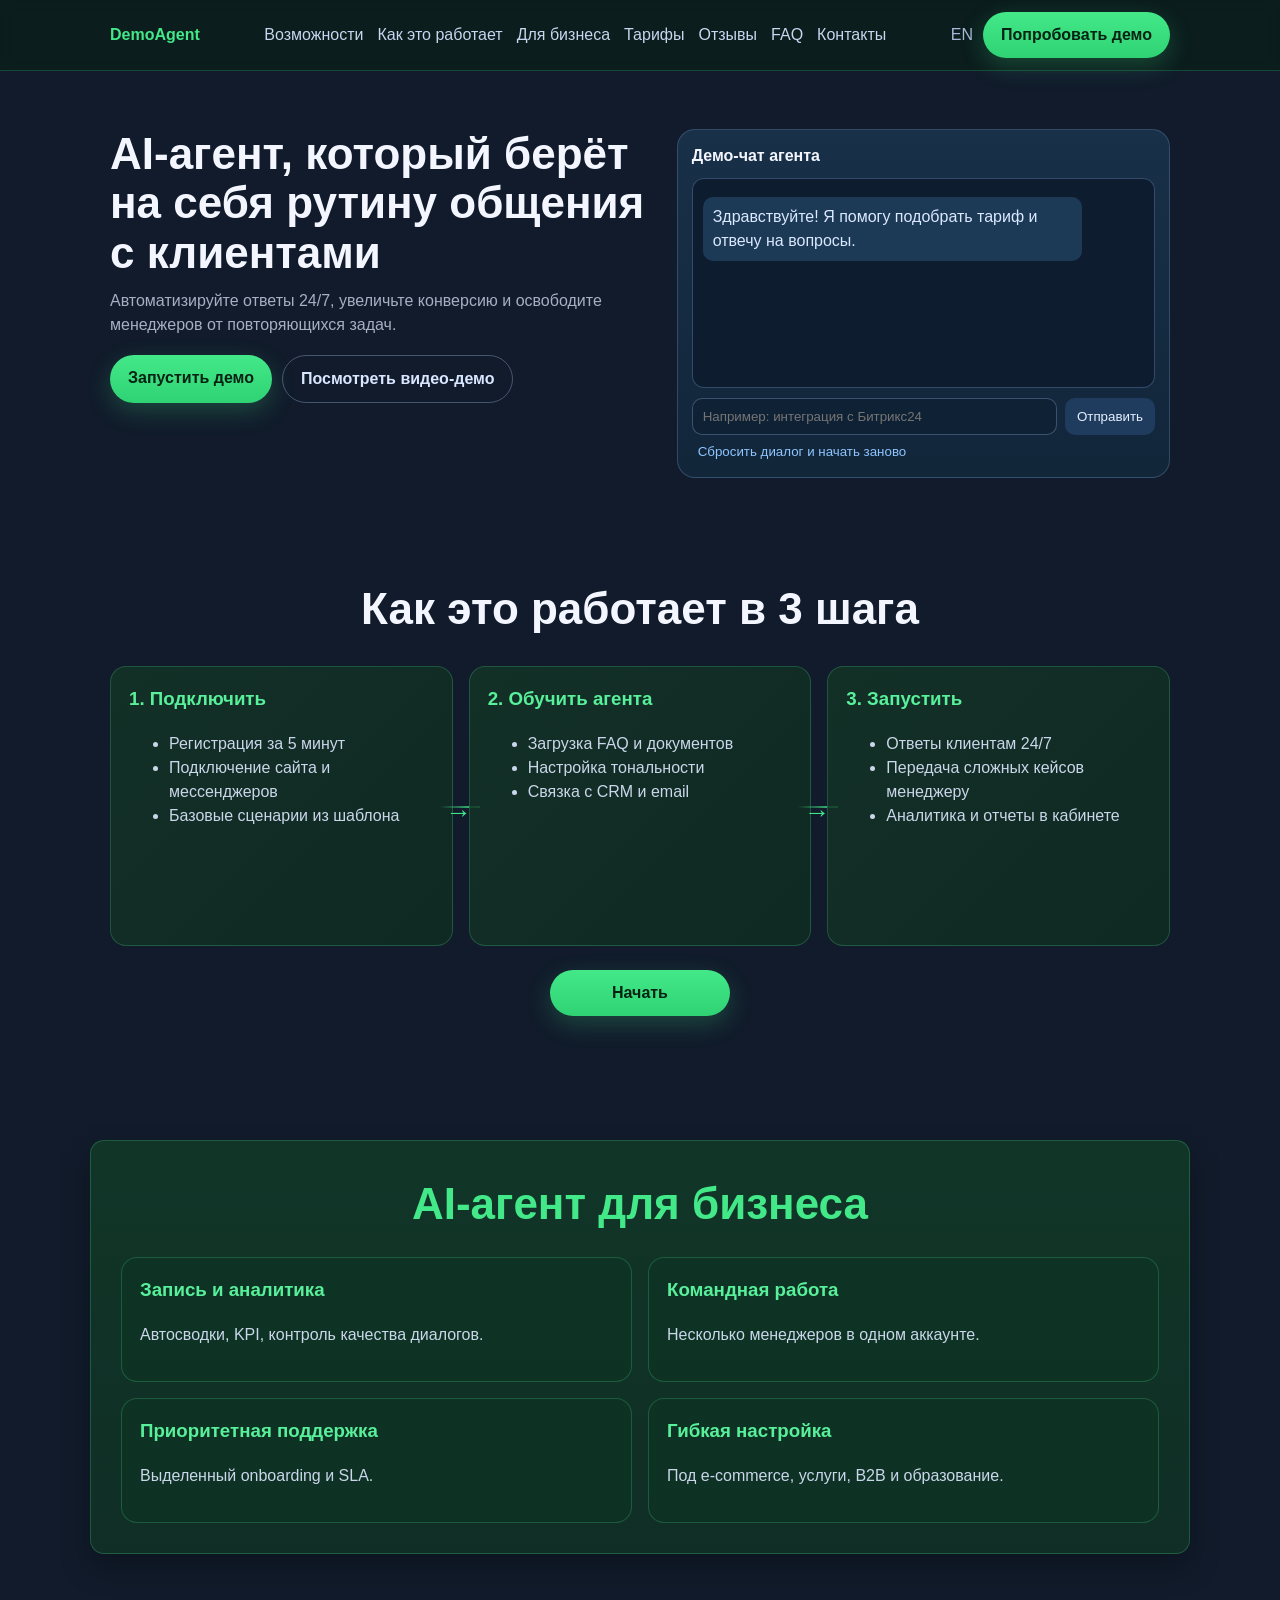
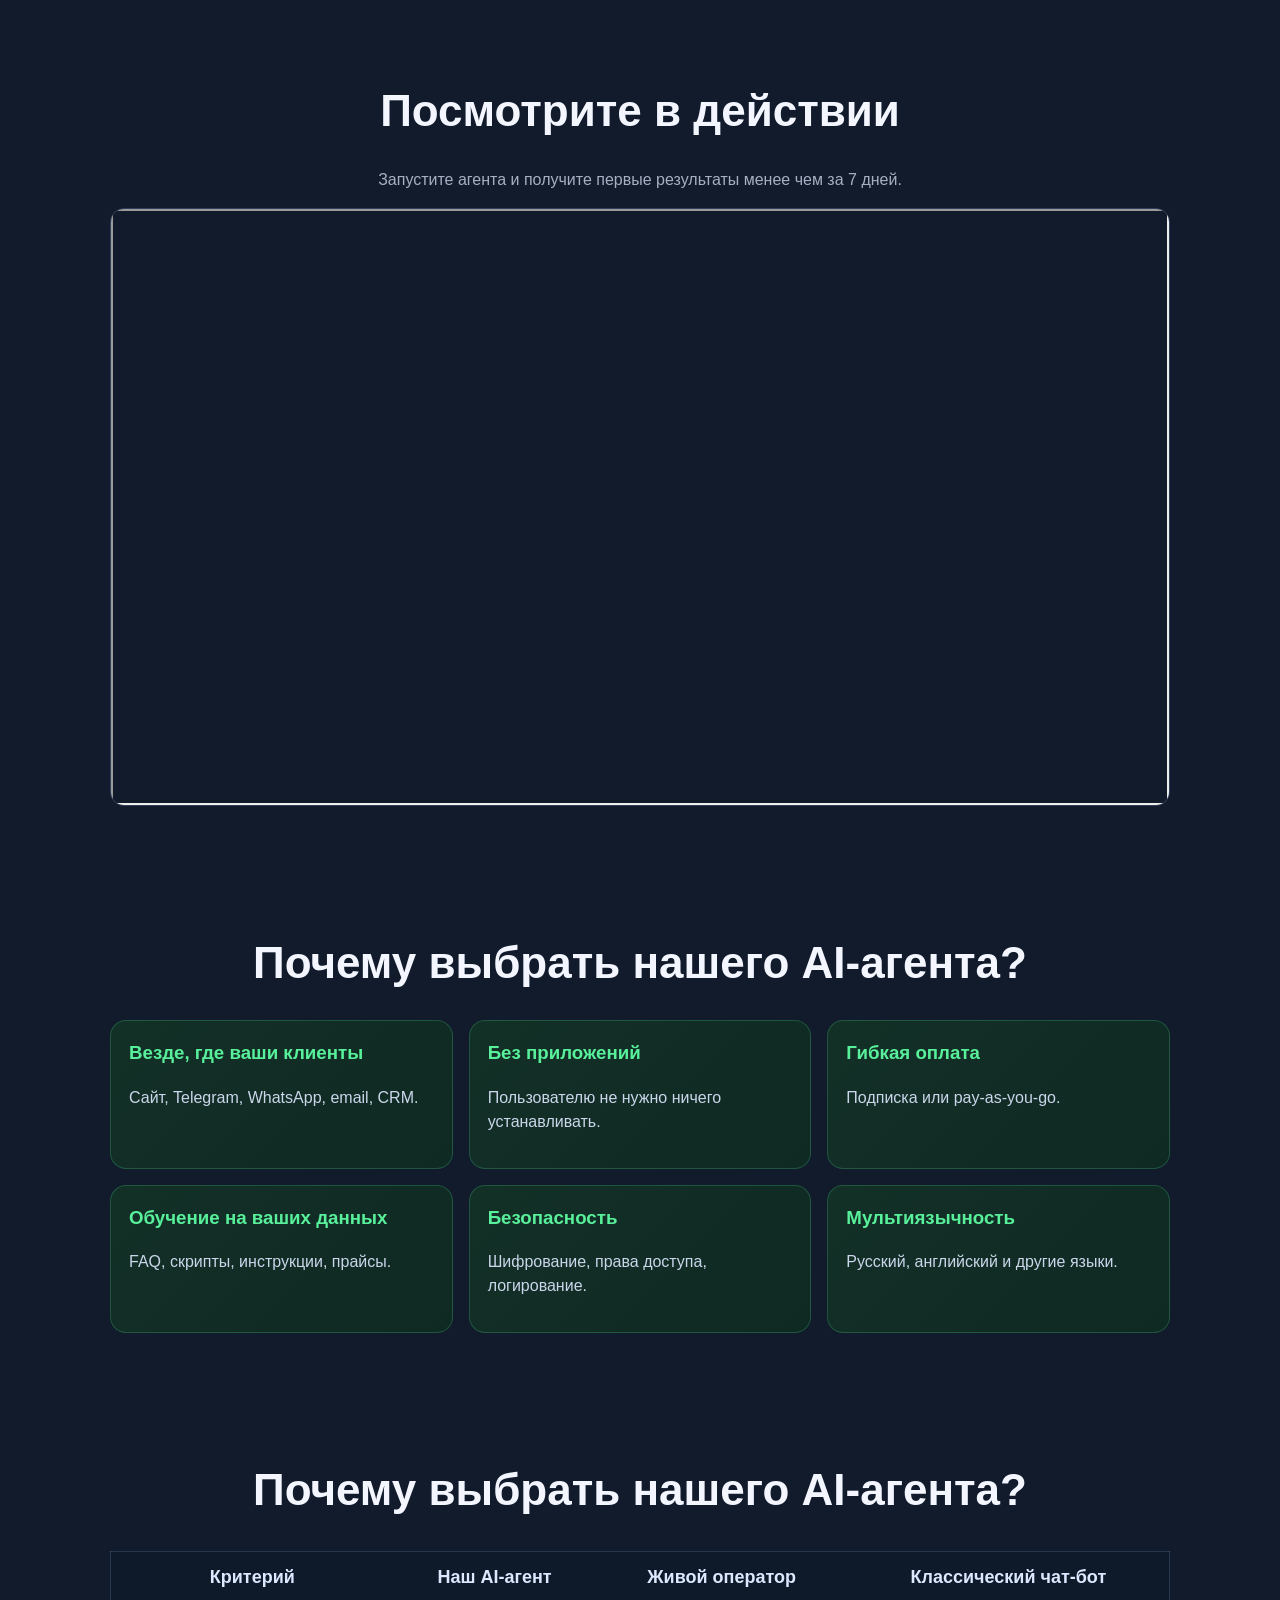
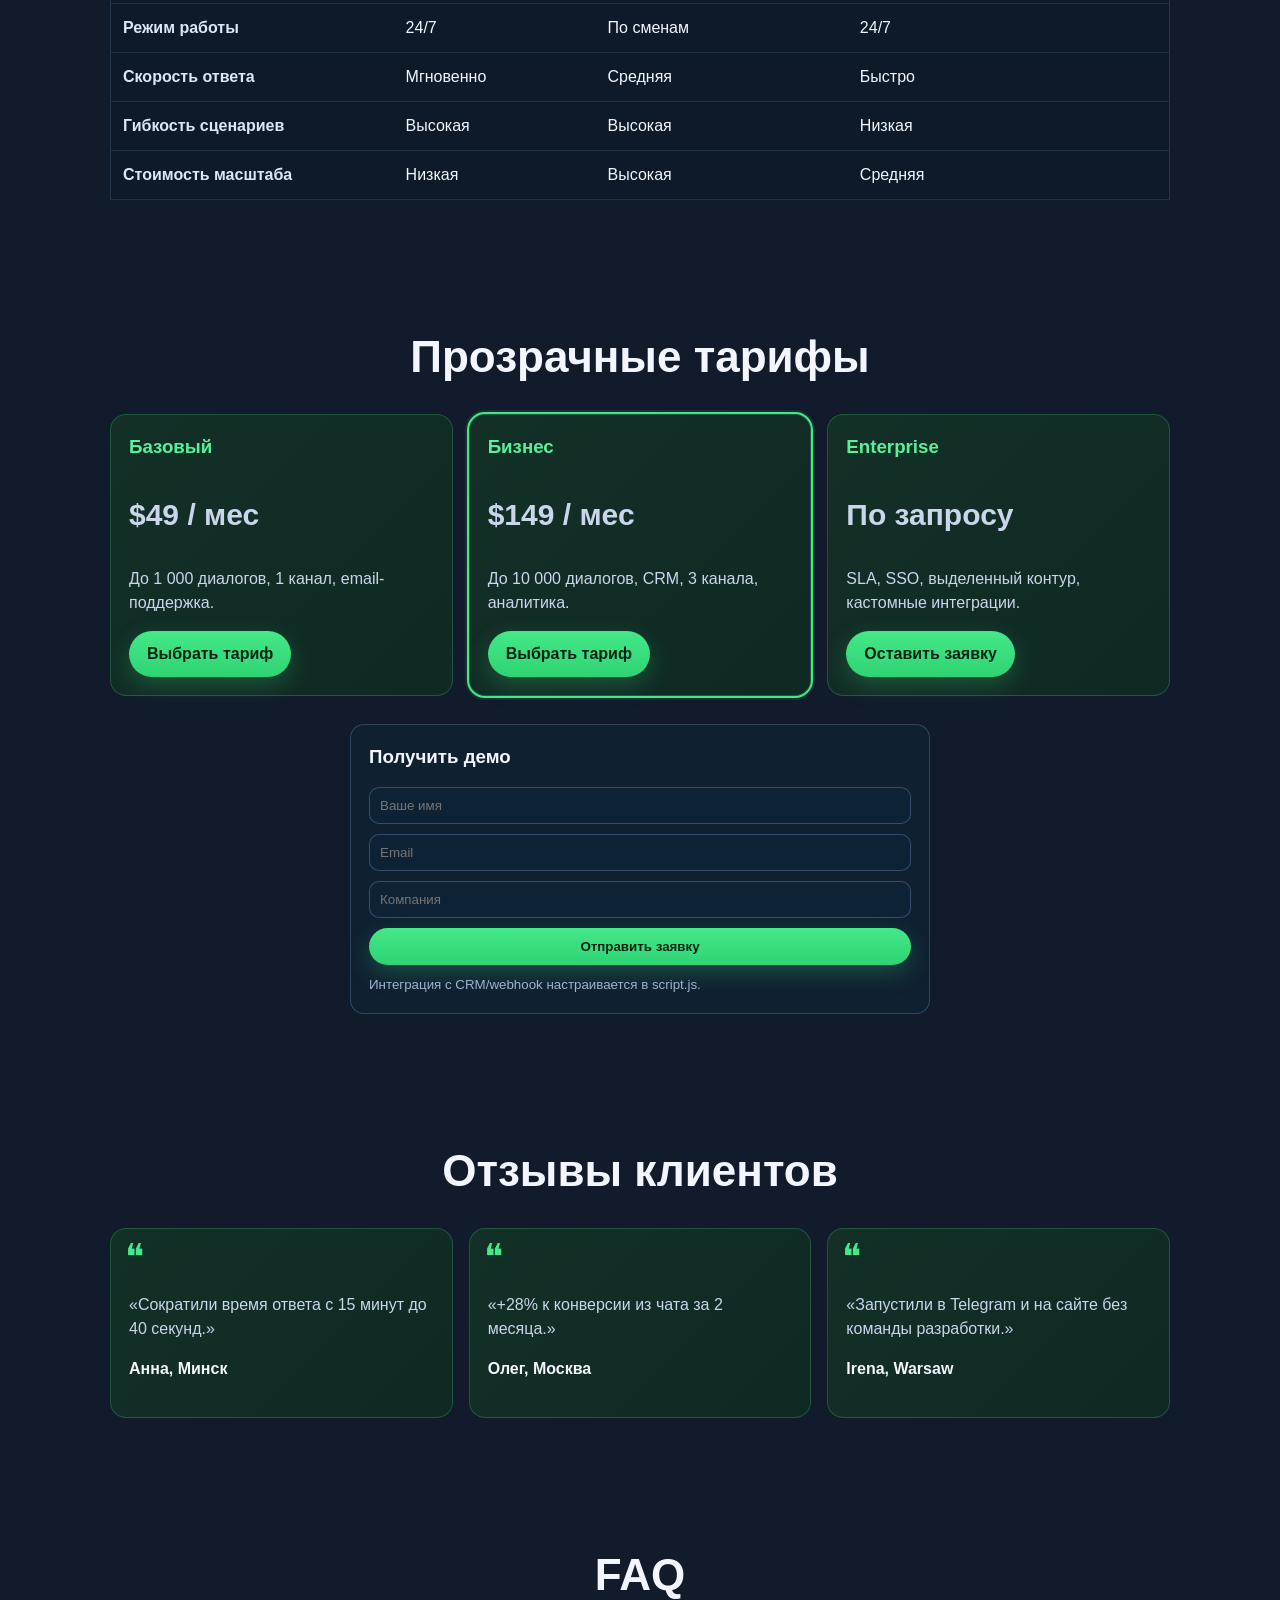
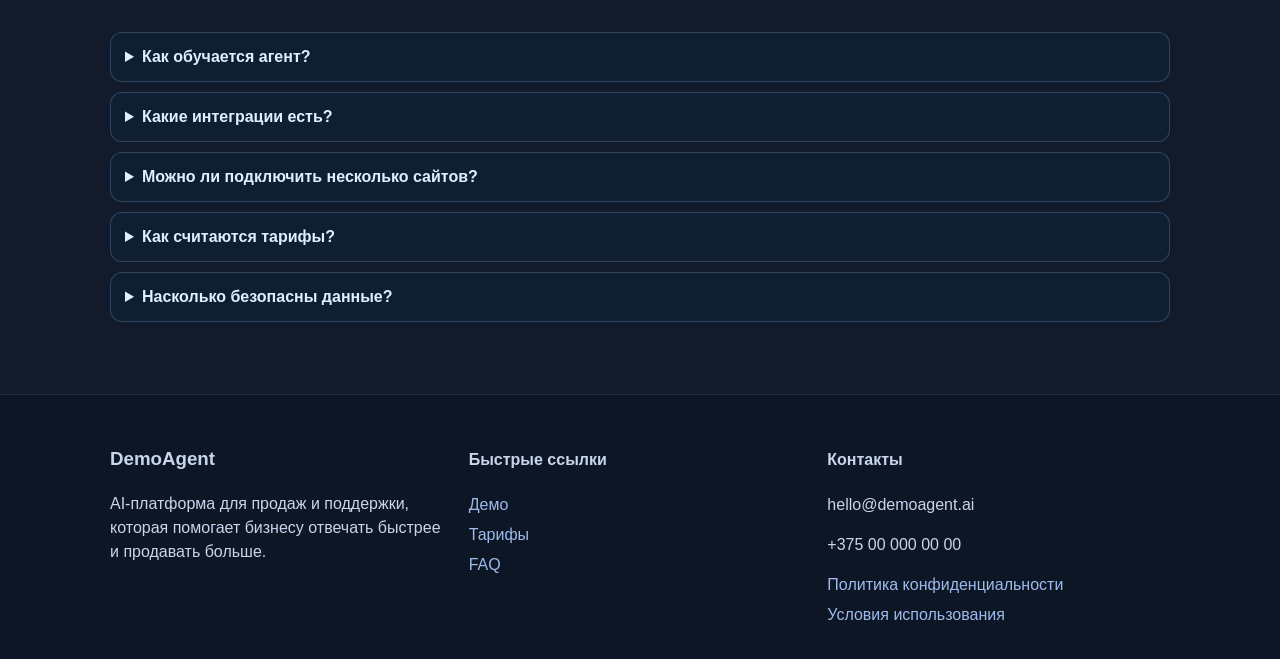
<file: index.html>
<!doctype html>
<html lang="ru">
<head>
  <meta charset="UTF-8" />
  <meta name="viewport" content="width=device-width, initial-scale=1.0" />
  <title>AI-агент для продаж и поддержки | DemoAgent</title>
  <meta name="description" content="DemoAgent автоматизирует ответы клиентам 24/7, интегрируется с CRM и мессенджерами, повышает конверсию и снижает нагрузку команды." />
  <link rel="canonical" href="https://example.com/" />
  <link rel="alternate" hreflang="ru" href="https://example.com/" />
  <link rel="alternate" hreflang="en" href="https://example.com/en/" />
  <link rel="stylesheet" href="styles.css" />
  <script defer src="script.js"></script>
  <script type="application/ld+json">
    {
      "@context": "https://schema.org",
      "@type": "Product",
      "name": "DemoAgent",
      "description": "AI-агент для продаж и поддержки",
      "brand": {"@type": "Brand", "name": "DemoAgent"},
      "offers": {
        "@type": "AggregateOffer",
        "lowPrice": "49",
        "highPrice": "499",
        "priceCurrency": "USD"
      }
    }
  </script>
  <script type="application/ld+json">
    {
      "@context": "https://schema.org",
      "@type": "FAQPage",
      "mainEntity": [
        {"@type": "Question", "name": "Как обучается агент?", "acceptedAnswer": {"@type": "Answer", "text": "Вы загружаете FAQ, документы и скрипты продаж, после чего агент проходит настройку тональности и сценариев."}},
        {"@type": "Question", "name": "Какие интеграции есть?", "acceptedAnswer": {"@type": "Answer", "text": "CRM, Google Sheets, email, WhatsApp и Telegram через API и webhooks."}},
        {"@type": "Question", "name": "Насколько безопасны данные?", "acceptedAnswer": {"@type": "Answer", "text": "Данные передаются по защищенному каналу, хранятся с разграничением доступов и журналируются."}}
      ]
    }
  </script>
</head>
<body class="theme-dark">
  <header class="header">
    <div class="container nav">
      <div class="logo">DemoAgent</div>
      <nav>
        <a href="#features">Возможности</a>
        <a href="#steps">Как это работает</a>
        <a href="#business">Для бизнеса</a>
        <a href="#pricing">Тарифы</a>
        <a href="#testimonials">Отзывы</a>
        <a href="#faq">FAQ</a>
        <a href="#contacts">Контакты</a>
      </nav>
      <div class="actions">
        <a class="lang" href="/en/">EN</a>
        <a class="btn" href="#lead-form">Попробовать демо</a>
      </div>
    </div>
  </header>

  <main>
    <section class="hero container">
      <div>
        <h1>AI-агент, который берёт на себя рутину общения с клиентами</h1>
        <p>Автоматизируйте ответы 24/7, увеличьте конверсию и освободите менеджеров от повторяющихся задач.</p>
        <div class="cta-row">
          <a class="btn" href="#lead-form">Запустить демо</a>
          <a class="btn btn-light" href="#video">Посмотреть видео-демо</a>
        </div>
      </div>
      <div class="chat-demo" aria-label="Демо чат">
        <div class="chat-header">Демо-чат агента</div>
        <div id="chat-messages" class="chat-messages">
          <div class="msg agent">Здравствуйте! Я помогу подобрать тариф и отвечу на вопросы.</div>
        </div>
        <form id="chat-form" class="chat-form">
          <input id="chat-input" type="text" placeholder="Например: интеграция с Битрикс24" />
          <button type="submit">Отправить</button>
        </form>
        <button id="chat-reset" class="link-btn" type="button">Сбросить диалог и начать заново</button>
      </div>
    </section>

    <section id="steps" class="section section-steps">
      <div class="container">
        <h2>Как это работает в 3 шага</h2>
        <div class="grid-3 steps-grid">
          <article class="card step-card"><h3>1. Подключить</h3><ul><li>Регистрация за 5 минут</li><li>Подключение сайта и мессенджеров</li><li>Базовые сценарии из шаблона</li></ul></article>
          <article class="card step-card"><h3>2. Обучить агента</h3><ul><li>Загрузка FAQ и документов</li><li>Настройка тональности</li><li>Связка с CRM и email</li></ul></article>
          <article class="card step-card"><h3>3. Запустить</h3><ul><li>Ответы клиентам 24/7</li><li>Передача сложных кейсов менеджеру</li><li>Аналитика и отчеты в кабинете</li></ul></article>
        </div>
        <div class="center-cta"><a class="btn btn-acid" href="#lead-form">Начать</a></div>
      </div>
    </section>

    <section id="business" class="section">
      <div class="container business-shell">
      <h2>AI-агент для бизнеса</h2>
        <div class="grid-4">
          <article class="card"><h3>Запись и аналитика</h3><p>Автосводки, KPI, контроль качества диалогов.</p></article>
          <article class="card"><h3>Командная работа</h3><p>Несколько менеджеров в одном аккаунте.</p></article>
          <article class="card"><h3>Приоритетная поддержка</h3><p>Выделенный onboarding и SLA.</p></article>
          <article class="card"><h3>Гибкая настройка</h3><p>Под e-commerce, услуги, B2B и образование.</p></article>
        </div>
      </div>
    </section>

    <section id="video" class="section section-alt">
      <div class="container">
        <h2>Посмотрите в действии</h2>
        <p>Запустите агента и получите первые результаты менее чем за 7 дней.</p>
        <div class="video-wrap">
          <iframe loading="lazy" src="https://www.youtube.com/embed/dQw4w9WgXcQ" title="Видео демо" allowfullscreen></iframe>
        </div>
      </div>
    </section>

    <section id="features" class="section">
      <div class="container">
        <h2>Почему выбрать нашего AI-агента?</h2>
        <div class="grid-3">
          <article class="card"><h3>Везде, где ваши клиенты</h3><p>Сайт, Telegram, WhatsApp, email, CRM.</p></article>
          <article class="card"><h3>Без приложений</h3><p>Пользователю не нужно ничего устанавливать.</p></article>
          <article class="card"><h3>Гибкая оплата</h3><p>Подписка или pay-as-you-go.</p></article>
          <article class="card"><h3>Обучение на ваших данных</h3><p>FAQ, скрипты, инструкции, прайсы.</p></article>
          <article class="card"><h3>Безопасность</h3><p>Шифрование, права доступа, логирование.</p></article>
          <article class="card"><h3>Мультиязычность</h3><p>Русский, английский и другие языки.</p></article>
        </div>
      </div>
    </section>

    <section class="section section-compare">
      <div class="container">
        <h2>Почему выбрать нашего AI-агента?</h2>
        <div class="table-wrap">
          <table>
            <thead><tr><th>Критерий</th><th>Наш AI-агент</th><th>Живой оператор</th><th>Классический чат-бот</th></tr></thead>
            <tbody>
              <tr><td>Режим работы</td><td>24/7</td><td>По сменам</td><td>24/7</td></tr>
              <tr><td>Скорость ответа</td><td>Мгновенно</td><td>Средняя</td><td>Быстро</td></tr>
              <tr><td>Гибкость сценариев</td><td>Высокая</td><td>Высокая</td><td>Низкая</td></tr>
              <tr><td>Стоимость масштаба</td><td>Низкая</td><td>Высокая</td><td>Средняя</td></tr>
            </tbody>
          </table>
        </div>
      </div>
    </section>

    <section id="pricing" class="section">
      <div class="container">
        <h2>Прозрачные тарифы</h2>
        <div class="grid-3">
          <article class="card"><h3>Базовый</h3><p class="price">$49 / мес</p><p>До 1 000 диалогов, 1 канал, email-поддержка.</p><a class="btn" href="#lead-form">Выбрать тариф</a></article>
          <article class="card featured"><h3>Бизнес</h3><p class="price">$149 / мес</p><p>До 10 000 диалогов, CRM, 3 канала, аналитика.</p><a class="btn" href="#lead-form">Выбрать тариф</a></article>
          <article class="card"><h3>Enterprise</h3><p class="price">По запросу</p><p>SLA, SSO, выделенный контур, кастомные интеграции.</p><a class="btn" href="#lead-form">Оставить заявку</a></article>
        </div>
        <form id="lead-form" class="lead-form">
          <h3>Получить демо</h3>
          <input required name="name" placeholder="Ваше имя" />
          <input required type="email" name="email" placeholder="Email" />
          <input name="company" placeholder="Компания" />
          <button class="btn" type="submit">Отправить заявку</button>
          <small>Интеграция с CRM/webhook настраивается в script.js.</small>
        </form>
      </div>
    </section>

    <section id="testimonials" class="section section-testimonials">
      <div class="container">
        <h2>Отзывы клиентов</h2>
        <div class="grid-3">
          <article class="card"><p>«Сократили время ответа с 15 минут до 40 секунд.»</p><strong>Анна, Минск</strong></article>
          <article class="card"><p>«+28% к конверсии из чата за 2 месяца.»</p><strong>Олег, Москва</strong></article>
          <article class="card"><p>«Запустили в Telegram и на сайте без команды разработки.»</p><strong>Irena, Warsaw</strong></article>
        </div>
      </div>
    </section>

    <section id="faq" class="section">
      <div class="container">
        <h2>FAQ</h2>
        <details><summary>Как обучается агент?</summary><p>На вашей базе знаний: FAQ, документы, скрипты и история обращений.</p></details>
        <details><summary>Какие интеграции есть?</summary><p>CRM, почта, Google Sheets, Telegram, WhatsApp, webhooks.</p></details>
        <details><summary>Можно ли подключить несколько сайтов?</summary><p>Да, в тарифах Бизнес и Enterprise.</p></details>
        <details><summary>Как считаются тарифы?</summary><p>По количеству диалогов и подключенных каналов.</p></details>
        <details><summary>Насколько безопасны данные?</summary><p>Используются шифрование, аудит доступа и разграничение ролей.</p></details>
      </div>
    </section>
  </main>

  <footer id="contacts" class="footer">
    <div class="container grid-3">
      <div><h3>DemoAgent</h3><p>AI-платформа для продаж и поддержки, которая помогает бизнесу отвечать быстрее и продавать больше.</p></div>
      <div><h4>Быстрые ссылки</h4><a href="#lead-form">Демо</a><a href="#pricing">Тарифы</a><a href="#faq">FAQ</a></div>
      <div><h4>Контакты</h4><p>hello@demoagent.ai</p><p>+375 00 000 00 00</p><a href="#">Политика конфиденциальности</a><a href="#">Условия использования</a></div>
    </div>
  </footer>
</body>
</html>
</file>
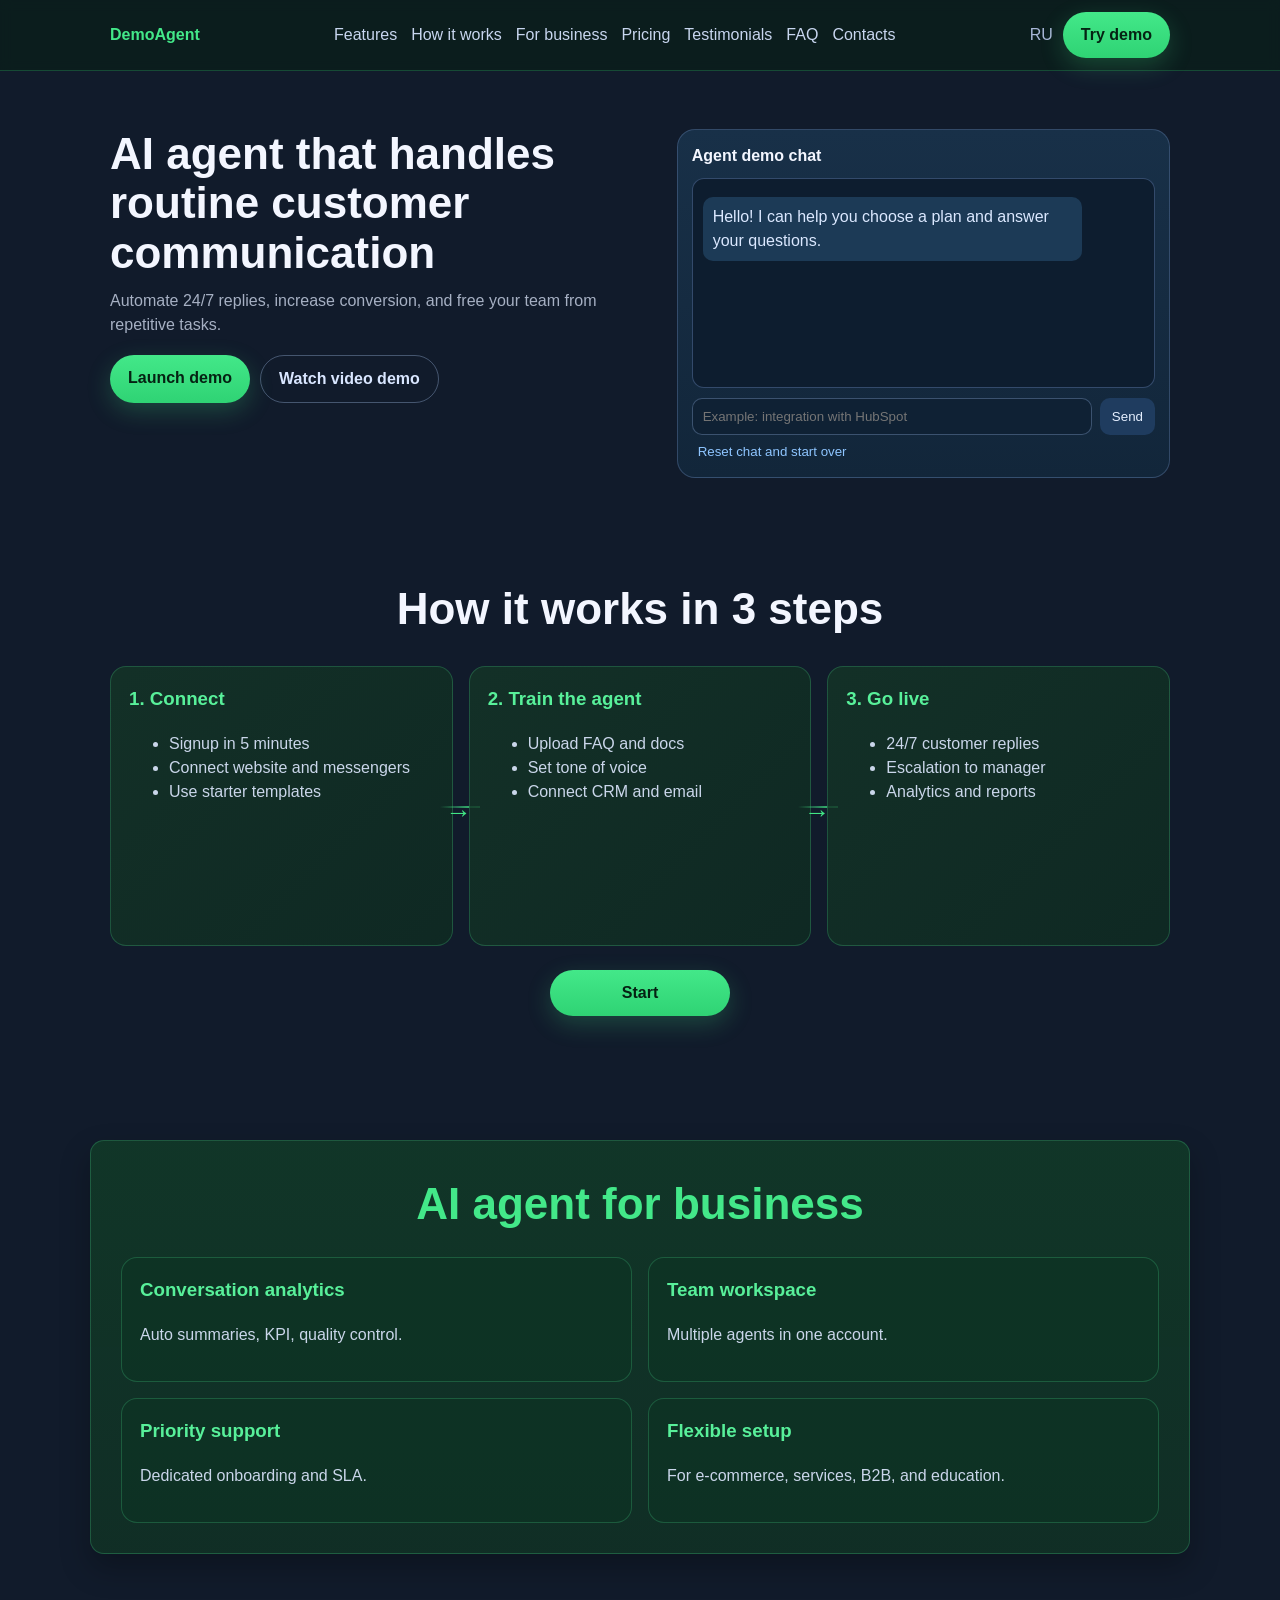
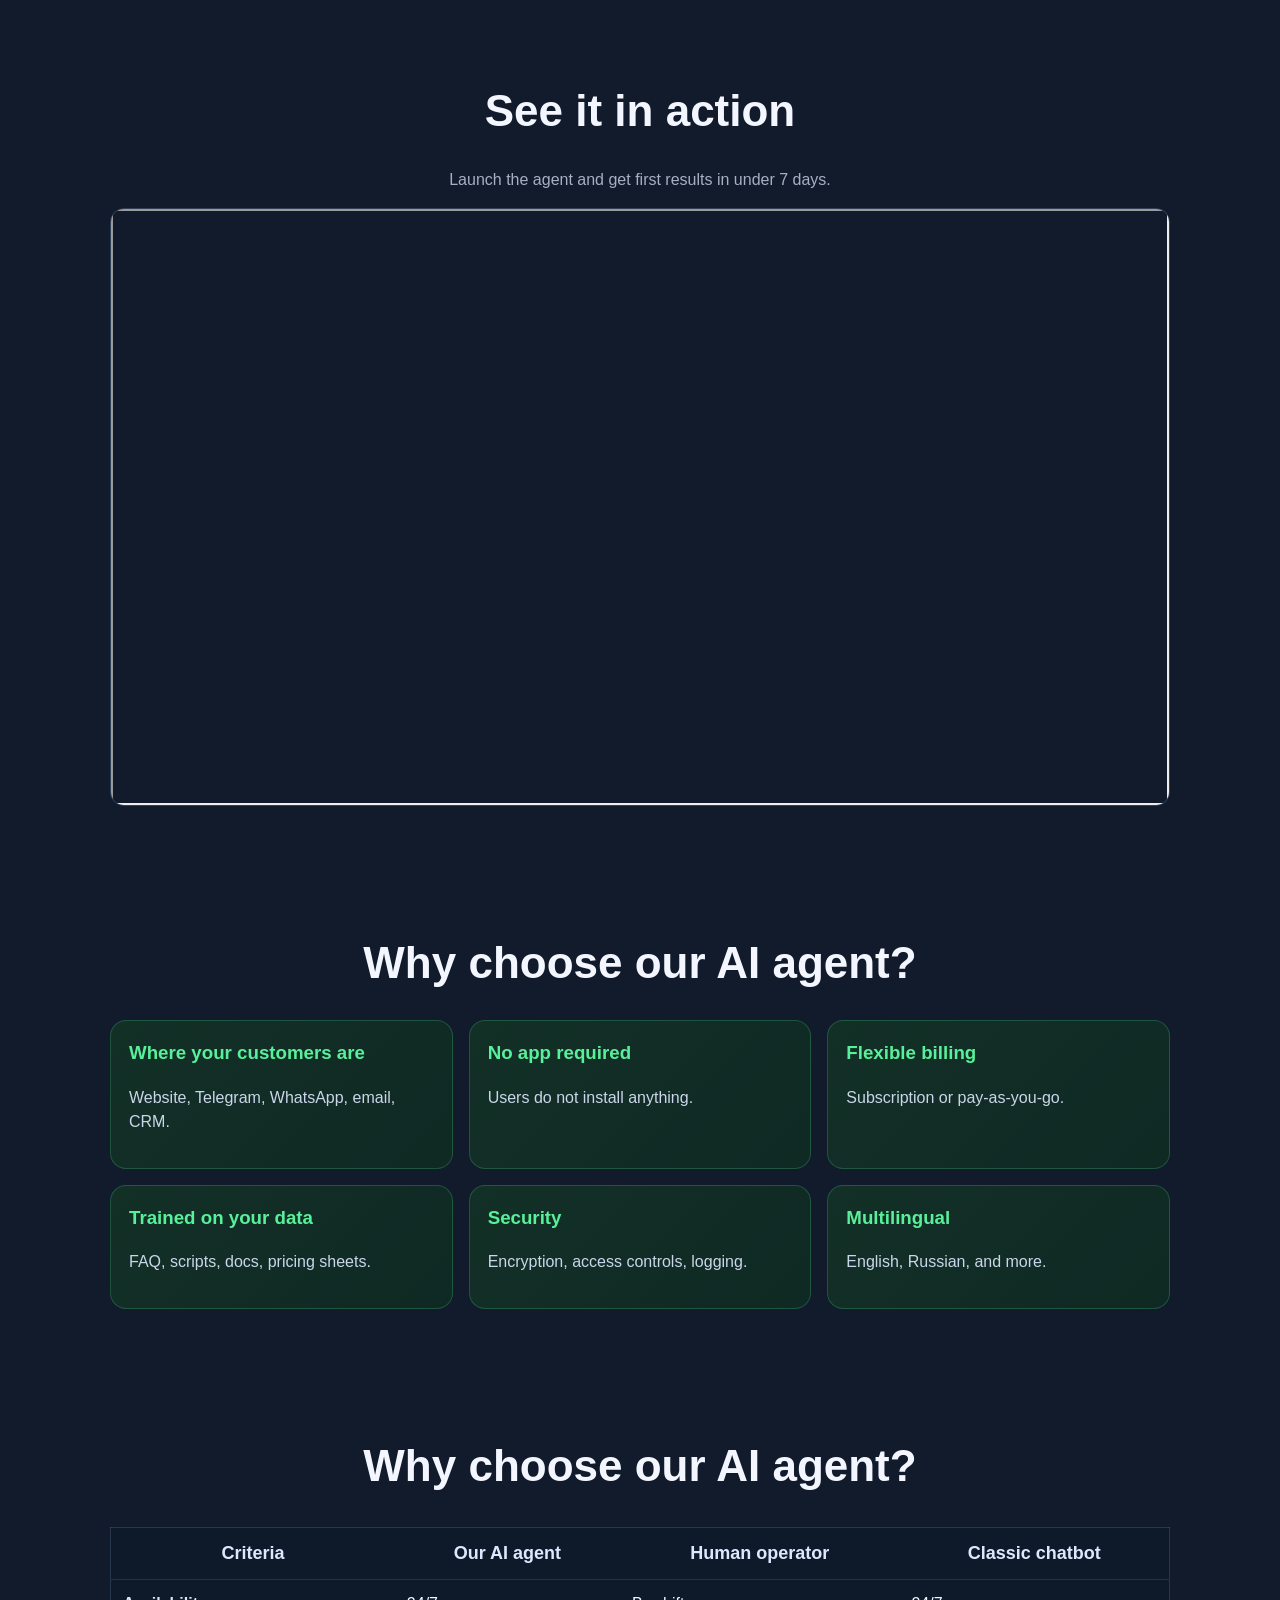
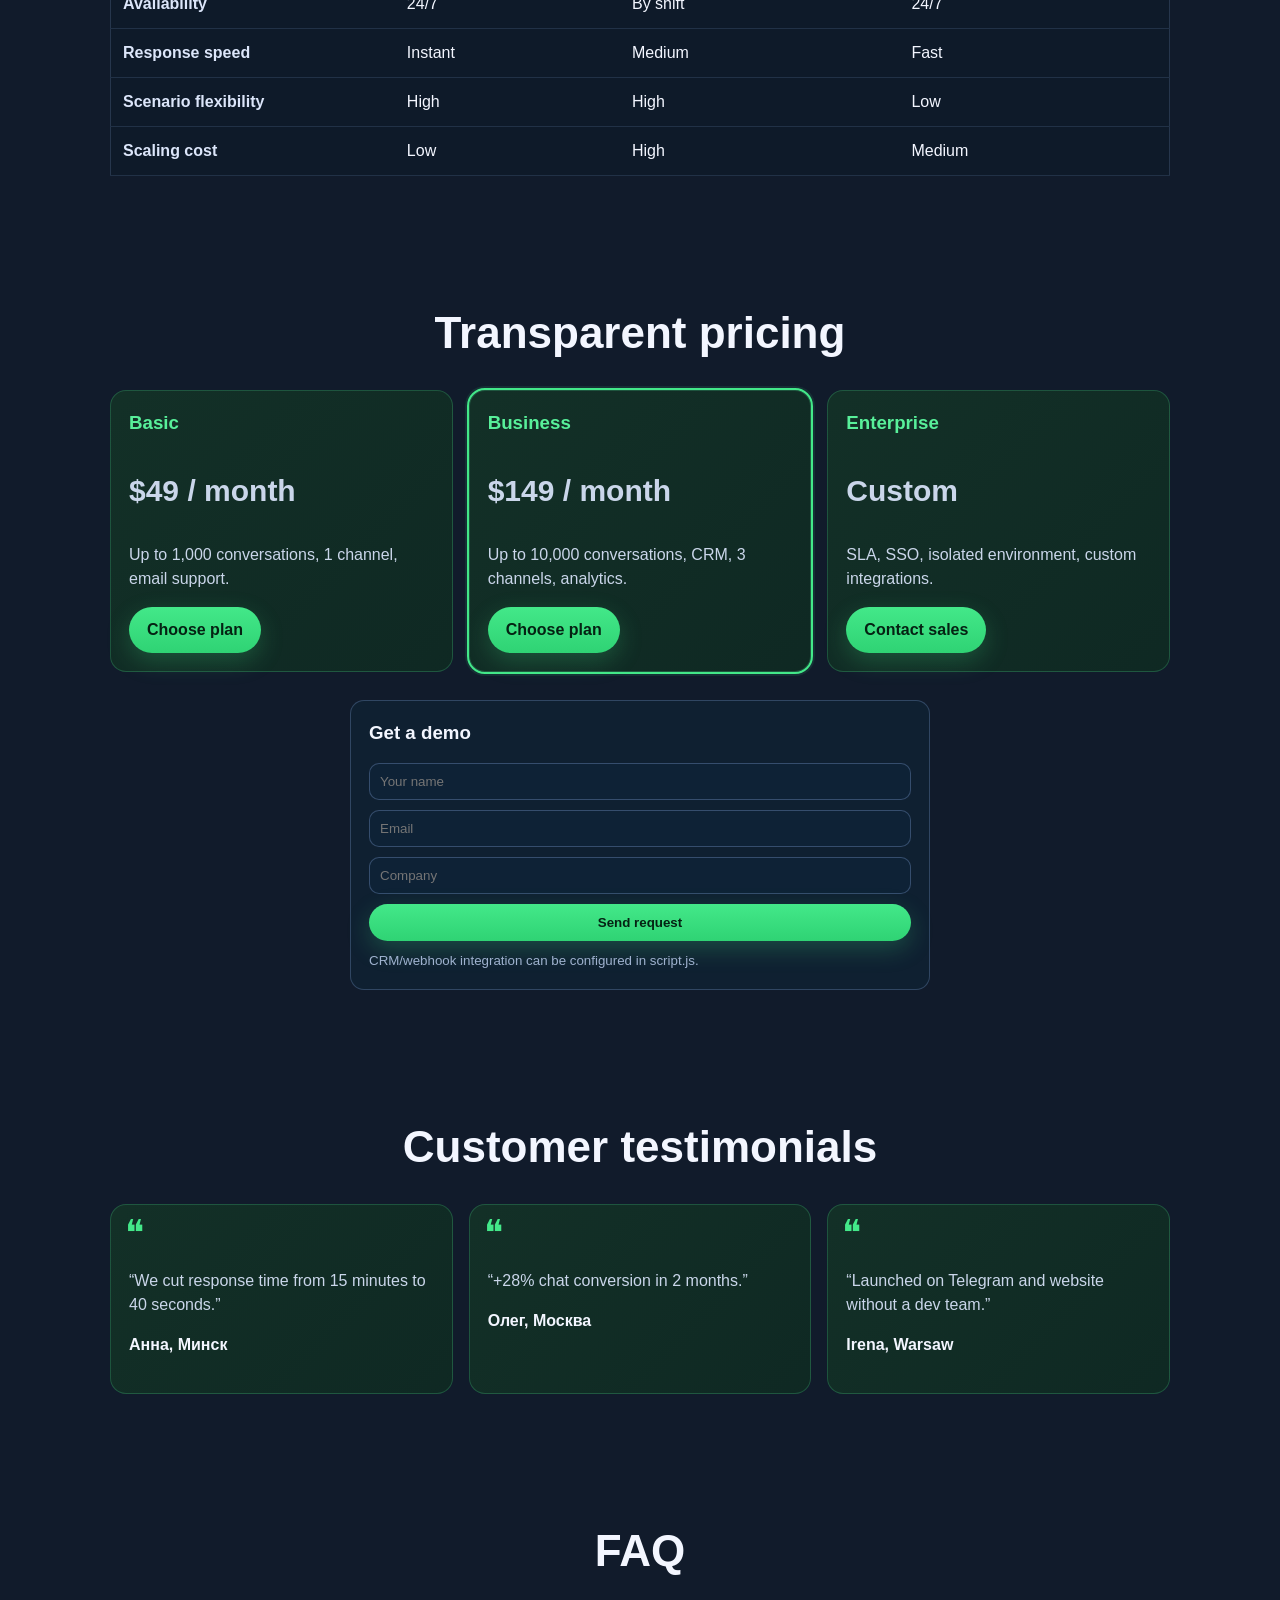
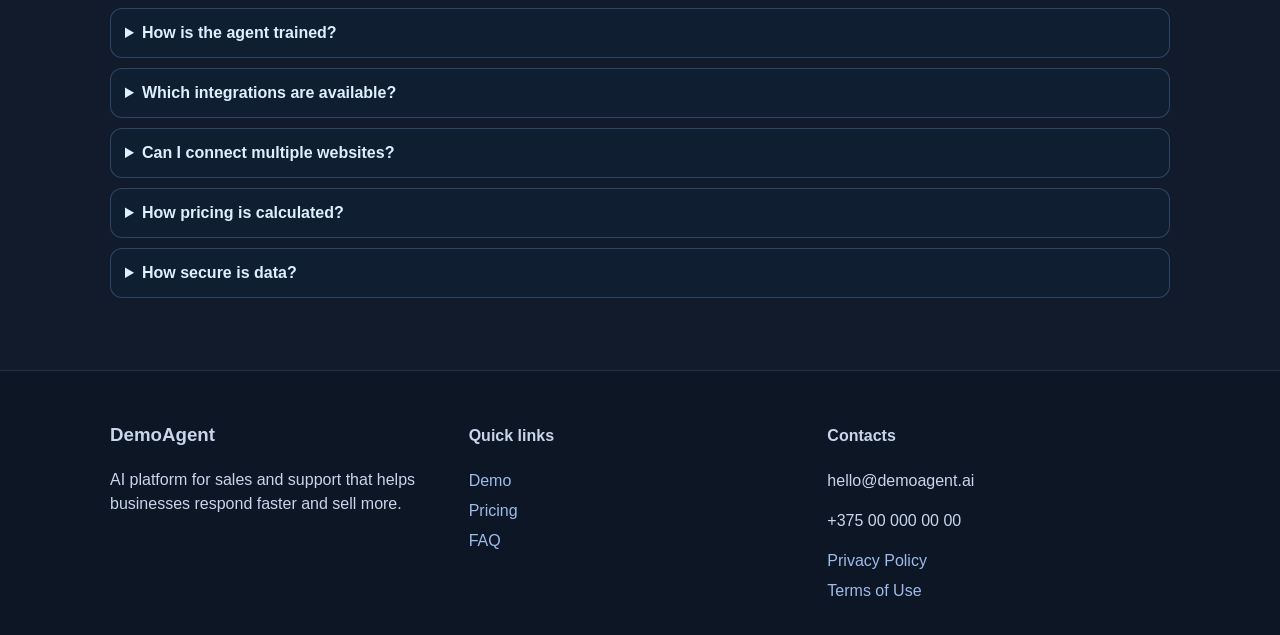
<file: en/index.html>
<!doctype html>
<html lang="en">
<head>
  <meta charset="UTF-8" />
  <meta name="viewport" content="width=device-width, initial-scale=1.0" />
  <title>AI agent for sales and support | DemoAgent</title>
  <meta name="description" content="DemoAgent automates customer replies 24/7, integrates with CRM and messengers, improves conversion, and reduces team workload." />
  <link rel="canonical" href="https://example.com/en/" />
  <link rel="alternate" hreflang="ru" href="https://example.com/" />
  <link rel="alternate" hreflang="en" href="https://example.com/en/" />
  <link rel="stylesheet" href="../styles.css" />
  <script defer src="../script.js"></script>
  <script type="application/ld+json">
    {
      "@context": "https://schema.org",
      "@type": "Product",
      "name": "DemoAgent",
      "description": "AI agent for sales and support",
      "brand": {"@type": "Brand", "name": "DemoAgent"},
      "offers": {
        "@type": "AggregateOffer",
        "lowPrice": "49",
        "highPrice": "499",
        "priceCurrency": "USD"
      }
    }
  </script>
  <script type="application/ld+json">
    {
      "@context": "https://schema.org",
      "@type": "FAQPage",
      "mainEntity": [
        {"@type": "Question", "name": "How is the agent trained?", "acceptedAnswer": {"@type": "Answer", "text": "Upload FAQ, documents, and sales scripts, then configure tone and scenarios."}},
        {"@type": "Question", "name": "Which integrations are available?", "acceptedAnswer": {"@type": "Answer", "text": "CRM, Google Sheets, email, WhatsApp, and Telegram via API and webhooks."}},
        {"@type": "Question", "name": "How secure is data?", "acceptedAnswer": {"@type": "Answer", "text": "Data is transmitted securely, stored with access controls, and fully logged."}}
      ]
    }
  </script>
</head>
<body class="theme-dark">
  <header class="header">
    <div class="container nav">
      <div class="logo">DemoAgent</div>
      <nav>
        <a href="#features">Features</a>
        <a href="#steps">How it works</a>
        <a href="#business">For business</a>
        <a href="#pricing">Pricing</a>
        <a href="#testimonials">Testimonials</a>
        <a href="#faq">FAQ</a>
        <a href="#contacts">Contacts</a>
      </nav>
      <div class="actions">
        <a class="lang" href="/">RU</a>
        <a class="btn" href="#lead-form">Try demo</a>
      </div>
    </div>
  </header>

  <main>
    <section class="hero container">
      <div>
        <h1>AI agent that handles routine customer communication</h1>
        <p>Automate 24/7 replies, increase conversion, and free your team from repetitive tasks.</p>
        <div class="cta-row">
          <a class="btn" href="#lead-form">Launch demo</a>
          <a class="btn btn-light" href="#video">Watch video demo</a>
        </div>
      </div>
      <div class="chat-demo" aria-label="Демо чат">
        <div class="chat-header">Agent demo chat</div>
        <div id="chat-messages" class="chat-messages">
          <div class="msg agent">Hello! I can help you choose a plan and answer your questions.</div>
        </div>
        <form id="chat-form" class="chat-form">
          <input id="chat-input" type="text" placeholder="Example: integration with HubSpot" />
          <button type="submit">Send</button>
        </form>
        <button id="chat-reset" class="link-btn" type="button">Reset chat and start over</button>
      </div>
    </section>

    <section id="steps" class="section section-steps">
      <div class="container">
        <h2>How it works in 3 steps</h2>
        <div class="grid-3 steps-grid">
          <article class="card step-card"><h3>1. Connect</h3><ul><li>Signup in 5 minutes</li><li>Connect website and messengers</li><li>Use starter templates</li></ul></article>
          <article class="card step-card"><h3>2. Train the agent</h3><ul><li>Upload FAQ and docs</li><li>Set tone of voice</li><li>Connect CRM and email</li></ul></article>
          <article class="card step-card"><h3>3. Go live</h3><ul><li>24/7 customer replies</li><li>Escalation to manager</li><li>Analytics and reports</li></ul></article>
        </div>
        <div class="center-cta"><a class="btn btn-acid" href="#lead-form">Start</a></div>
      </div>
    </section>

    <section id="business" class="section">
      <div class="container business-shell">
      <h2>AI agent for business</h2>
        <div class="grid-4">
          <article class="card"><h3>Conversation analytics</h3><p>Auto summaries, KPI, quality control.</p></article>
          <article class="card"><h3>Team workspace</h3><p>Multiple agents in one account.</p></article>
          <article class="card"><h3>Priority support</h3><p>Dedicated onboarding and SLA.</p></article>
          <article class="card"><h3>Flexible setup</h3><p>For e-commerce, services, B2B, and education.</p></article>
        </div>
      </div>
    </section>

    <section id="video" class="section section-alt">
      <div class="container">
        <h2>See it in action</h2>
        <p>Launch the agent and get first results in under 7 days.</p>
        <div class="video-wrap">
          <iframe loading="lazy" src="https://www.youtube.com/embed/dQw4w9WgXcQ" title="Demo video" allowfullscreen></iframe>
        </div>
      </div>
    </section>

    <section id="features" class="section">
      <div class="container">
        <h2>Why choose our AI agent?</h2>
        <div class="grid-3">
          <article class="card"><h3>Where your customers are</h3><p>Website, Telegram, WhatsApp, email, CRM.</p></article>
          <article class="card"><h3>No app required</h3><p>Users do not install anything.</p></article>
          <article class="card"><h3>Flexible billing</h3><p>Subscription or pay-as-you-go.</p></article>
          <article class="card"><h3>Trained on your data</h3><p>FAQ, scripts, docs, pricing sheets.</p></article>
          <article class="card"><h3>Security</h3><p>Encryption, access controls, logging.</p></article>
          <article class="card"><h3>Multilingual</h3><p>English, Russian, and more.</p></article>
        </div>
      </div>
    </section>

    <section class="section section-compare">
      <div class="container">
        <h2>Why choose our AI agent?</h2>
        <div class="table-wrap">
          <table>
            <thead><tr><th>Criteria</th><th>Our AI agent</th><th>Human operator</th><th>Classic chatbot</th></tr></thead>
            <tbody>
              <tr><td>Availability</td><td>24/7</td><td>By shift</td><td>24/7</td></tr>
              <tr><td>Response speed</td><td>Instant</td><td>Medium</td><td>Fast</td></tr>
              <tr><td>Scenario flexibility</td><td>High</td><td>High</td><td>Low</td></tr>
              <tr><td>Scaling cost</td><td>Low</td><td>High</td><td>Medium</td></tr>
            </tbody>
          </table>
        </div>
      </div>
    </section>

    <section id="pricing" class="section">
      <div class="container">
        <h2>Transparent pricing</h2>
        <div class="grid-3">
          <article class="card"><h3>Basic</h3><p class="price">$49 / month</p><p>Up to 1,000 conversations, 1 channel, email support.</p><a class="btn" href="#lead-form">Choose plan</a></article>
          <article class="card featured"><h3>Business</h3><p class="price">$149 / month</p><p>Up to 10,000 conversations, CRM, 3 channels, analytics.</p><a class="btn" href="#lead-form">Choose plan</a></article>
          <article class="card"><h3>Enterprise</h3><p class="price">Custom</p><p>SLA, SSO, isolated environment, custom integrations.</p><a class="btn" href="#lead-form">Contact sales</a></article>
        </div>
        <form id="lead-form" class="lead-form">
          <h3>Get a demo</h3>
          <input required name="name" placeholder="Your name" />
          <input required type="email" name="email" placeholder="Email" />
          <input name="company" placeholder="Company" />
          <button class="btn" type="submit">Send request</button>
          <small>CRM/webhook integration can be configured in script.js.</small>
        </form>
      </div>
    </section>

    <section id="testimonials" class="section section-testimonials">
      <div class="container">
        <h2>Customer testimonials</h2>
        <div class="grid-3">
          <article class="card"><p>“We cut response time from 15 minutes to 40 seconds.”</p><strong>Анна, Минск</strong></article>
          <article class="card"><p>“+28% chat conversion in 2 months.”</p><strong>Олег, Москва</strong></article>
          <article class="card"><p>“Launched on Telegram and website without a dev team.”</p><strong>Irena, Warsaw</strong></article>
        </div>
      </div>
    </section>

    <section id="faq" class="section">
      <div class="container">
        <h2>FAQ</h2>
        <details><summary>How is the agent trained?</summary><p>On your knowledge base: FAQ, docs, scripts, and history.</p></details>
        <details><summary>Which integrations are available?</summary><p>CRM, email, Google Sheets, Telegram, WhatsApp, webhooks.</p></details>
        <details><summary>Can I connect multiple websites?</summary><p>Yes, in Business and Enterprise plans.</p></details>
        <details><summary>How pricing is calculated?</summary><p>By number of conversations and channels.</p></details>
        <details><summary>How secure is data?</summary><p>We use encryption, access audits, and role controls.</p></details>
      </div>
    </section>
  </main>

  <footer id="contacts" class="footer">
    <div class="container grid-3">
      <div><h3>DemoAgent</h3><p>AI platform for sales and support that helps businesses respond faster and sell more.</p></div>
      <div><h4>Quick links</h4><a href="#lead-form">Demo</a><a href="#pricing">Pricing</a><a href="#faq">FAQ</a></div>
      <div><h4>Contacts</h4><p>hello@demoagent.ai</p><p>+375 00 000 00 00</p><a href="#">Privacy Policy</a><a href="#">Terms of Use</a></div>
    </div>
  </footer>
</body>
</html>
</file>
<file: styles.css>
:root {
  --bg: #131f31;
  --bg-2: #102437;
  --panel: #143427;
  --panel-soft: #163a2b;
  --text: #f3f6ff;
  --muted: #a6b0c3;
  --line: rgba(86, 255, 164, 0.2);
  --brand: #43e889;
  --brand-2: #2fd374;
}

* { box-sizing: border-box; }
html { scroll-behavior: smooth; }
body.theme-dark {
  margin: 0;
  font-family: Inter, Arial, sans-serif;
  color: var(--text);
  background: radial-gradient(1200px 500px at 50% -10%, #1f3450 0, var(--bg) 45%, #111b2b 100%);
  line-height: 1.5;
}

.container { max-width: 1100px; margin: 0 auto; padding: 0 20px; }
a { color: inherit; text-decoration: none; }

.header {
  position: sticky; top: 0; z-index: 30;
  background: rgba(11, 30, 28, 0.85);
  border-bottom: 1px solid rgba(67, 232, 137, 0.22);
  backdrop-filter: blur(6px);
}
.nav { display: flex; align-items: center; justify-content: space-between; gap: 16px; padding: 12px 20px; }
.logo { font-weight: 800; color: var(--brand); }
.nav nav { display: flex; gap: 14px; color: #c8d6ef; }
.actions { display: flex; align-items: center; gap: 10px; }
.lang { color: #a9b8d8; }

.btn {
  display: inline-block;
  background: linear-gradient(180deg, var(--brand), var(--brand-2));
  color: #052213;
  font-weight: 700;
  padding: 11px 18px;
  border-radius: 999px;
  border: 0;
  box-shadow: 0 8px 24px rgba(67, 232, 137, 0.22);
}
.btn-light {
  background: transparent;
  color: #d9e6ff;
  border: 1px solid rgba(167, 194, 238, 0.35);
  box-shadow: none;
}
.btn-acid { min-width: 180px; text-align: center; }

.hero {
  display: grid;
  grid-template-columns: 1.1fr 1fr;
  gap: 24px;
  padding: 58px 20px 36px;
}
.hero h1 { font-size: 44px; line-height: 1.12; margin: 0 0 12px; }
.hero p { color: var(--muted); margin: 0 0 18px; }
.cta-row { display: flex; gap: 10px; flex-wrap: wrap; }

.chat-demo {
  background: linear-gradient(180deg, #183048, #12263a);
  border: 1px solid rgba(97, 125, 171, 0.4);
  border-radius: 18px;
  padding: 14px;
}
.chat-header { font-weight: 700; margin-bottom: 10px; }
.chat-messages {
  height: 210px;
  overflow: auto;
  border-radius: 12px;
  border: 1px solid rgba(99, 130, 180, 0.45);
  background: #0d1d2f;
  padding: 10px;
}
.msg { margin: 8px 0; padding: 8px 10px; border-radius: 10px; max-width: 86%; }
.agent { background: #1c3a56; color: #dbe8ff; }
.user { background: #1b5b3c; color: #deffe9; margin-left: auto; }
.chat-form { display: flex; gap: 8px; margin-top: 10px; }
.chat-form input {
  flex: 1; background: #0f2134; border: 1px solid rgba(126, 156, 201, 0.4);
  color: #e5eeff; border-radius: 10px; padding: 10px;
}
.chat-form button {
  border: 0; border-radius: 10px; padding: 10px 12px;
  background: #1f3c5f; color: #e5efff;
}
.link-btn { background: none; border: 0; color: #8ec5ff; cursor: pointer; margin-top: 8px; }

.section { padding: 62px 0; }
.section h2 { text-align: center; font-size: 44px; margin: 0 0 24px; }
.section > .container > p { text-align: center; color: var(--muted); }
.section-alt { background: transparent; }

.grid-3, .grid-4 { display: grid; gap: 16px; }
.grid-3 { grid-template-columns: repeat(3, minmax(0, 1fr)); }
.grid-4 { grid-template-columns: repeat(2, minmax(0, 1fr)); }
.card {
  background: linear-gradient(135deg, rgba(20, 52, 39, 0.85), rgba(15, 43, 34, 0.85));
  border: 1px solid var(--line);
  border-radius: 16px;
  padding: 18px;
}
.card h3 { margin-top: 0; color: #58f09a; }
.card p, .card li { color: #cad6ea; }

.section-steps .steps-grid { position: relative; }
.step-card { min-height: 280px; position: relative; }
.step-card::before {
  content: "";
  width: 40px; height: 2px;
  background: linear-gradient(90deg, transparent, #41e585);
  position: absolute; right: -28px; top: 50%;
}
.step-card:not(:last-child)::after {
  content: "→";
  position: absolute; right: -20px; top: calc(50% - 13px);
  color: #41e585; font-size: 26px;
}
.step-card:last-child::before, .step-card:last-child::after { display: none; }
.center-cta { text-align: center; margin-top: 24px; }

.business-shell {
  background: linear-gradient(180deg, rgba(17, 56, 40, 0.92), rgba(17, 49, 37, 0.9));
  border: 1px solid var(--line);
  border-radius: 14px;
  padding: 30px;
  box-shadow: 0 14px 30px rgba(0, 0, 0, 0.26);
}
.business-shell h2 { color: var(--brand); margin-bottom: 20px; }
.business-shell .card { background: rgba(12, 52, 35, 0.52); }

.video-wrap {
  margin-top: 16px;
  position: relative;
  padding-top: 56.25%;
  border: 1px solid rgba(113, 143, 192, 0.32);
  border-radius: 14px;
  overflow: hidden;
}
.video-wrap iframe { position: absolute; inset: 0; width: 100%; height: 100%; }

.section-compare h2 { margin-bottom: 28px; }
.table-wrap { overflow: auto; }
table {
  width: 100%;
  border-collapse: collapse;
  background: rgba(13, 26, 41, 0.6);
  border: 1px solid rgba(111, 140, 183, 0.25);
}
th, td { padding: 12px; border-bottom: 1px solid rgba(111, 140, 183, 0.2); }
th { color: #dce8ff; font-size: 18px; }
td:first-child { color: #dce6fa; font-weight: 600; }

.price { font-size: 30px; font-weight: 800; color: #86ffb5; }
.featured { outline: 2px solid #43e889; box-shadow: 0 0 0 4px rgba(67, 232, 137, 0.1); }
.lead-form {
  margin: 28px auto 0;
  max-width: 580px;
  display: grid; gap: 10px;
  background: rgba(15, 34, 52, 0.8);
  border: 1px solid rgba(110, 142, 190, 0.35);
  border-radius: 14px;
  padding: 18px;
}
.lead-form h3 { margin: 0 0 6px; }
.lead-form input {
  background: #0e2236; color: #e4eeff; border: 1px solid rgba(115, 147, 197, 0.38);
  border-radius: 10px; padding: 10px;
}
.lead-form small { color: #9fb2cf; }

.section-testimonials .card { min-height: 190px; position: relative; }
.section-testimonials .card::before {
  content: "❝";
  color: #43e889;
  font-size: 36px;
  line-height: 1;
  position: absolute;
  top: 10px;
  left: 14px;
}
.section-testimonials .card p { padding-top: 30px; }

details {
  background: rgba(15, 34, 52, 0.75);
  border: 1px solid rgba(112, 142, 186, 0.35);
  border-radius: 12px;
  padding: 12px 14px;
  margin-bottom: 10px;
}
summary { cursor: pointer; font-weight: 600; color: #dcf0ff; }

.footer {
  background: #0d1625;
  color: #c8d5ec;
  border-top: 1px solid rgba(100, 131, 174, 0.24);
  padding: 32px 0;
}
.footer a { display: block; margin-top: 6px; color: #9fbbeb; }

@media (max-width: 900px) {
  .hero { grid-template-columns: 1fr; }
  .section h2 { font-size: 34px; }
  .nav nav { display: none; }
  .step-card::before, .step-card::after { display: none !important; }
}

@media (max-width: 680px) {
  .grid-3, .grid-4 { grid-template-columns: 1fr; }
  .hero h1 { font-size: 34px; }
}
</file>
